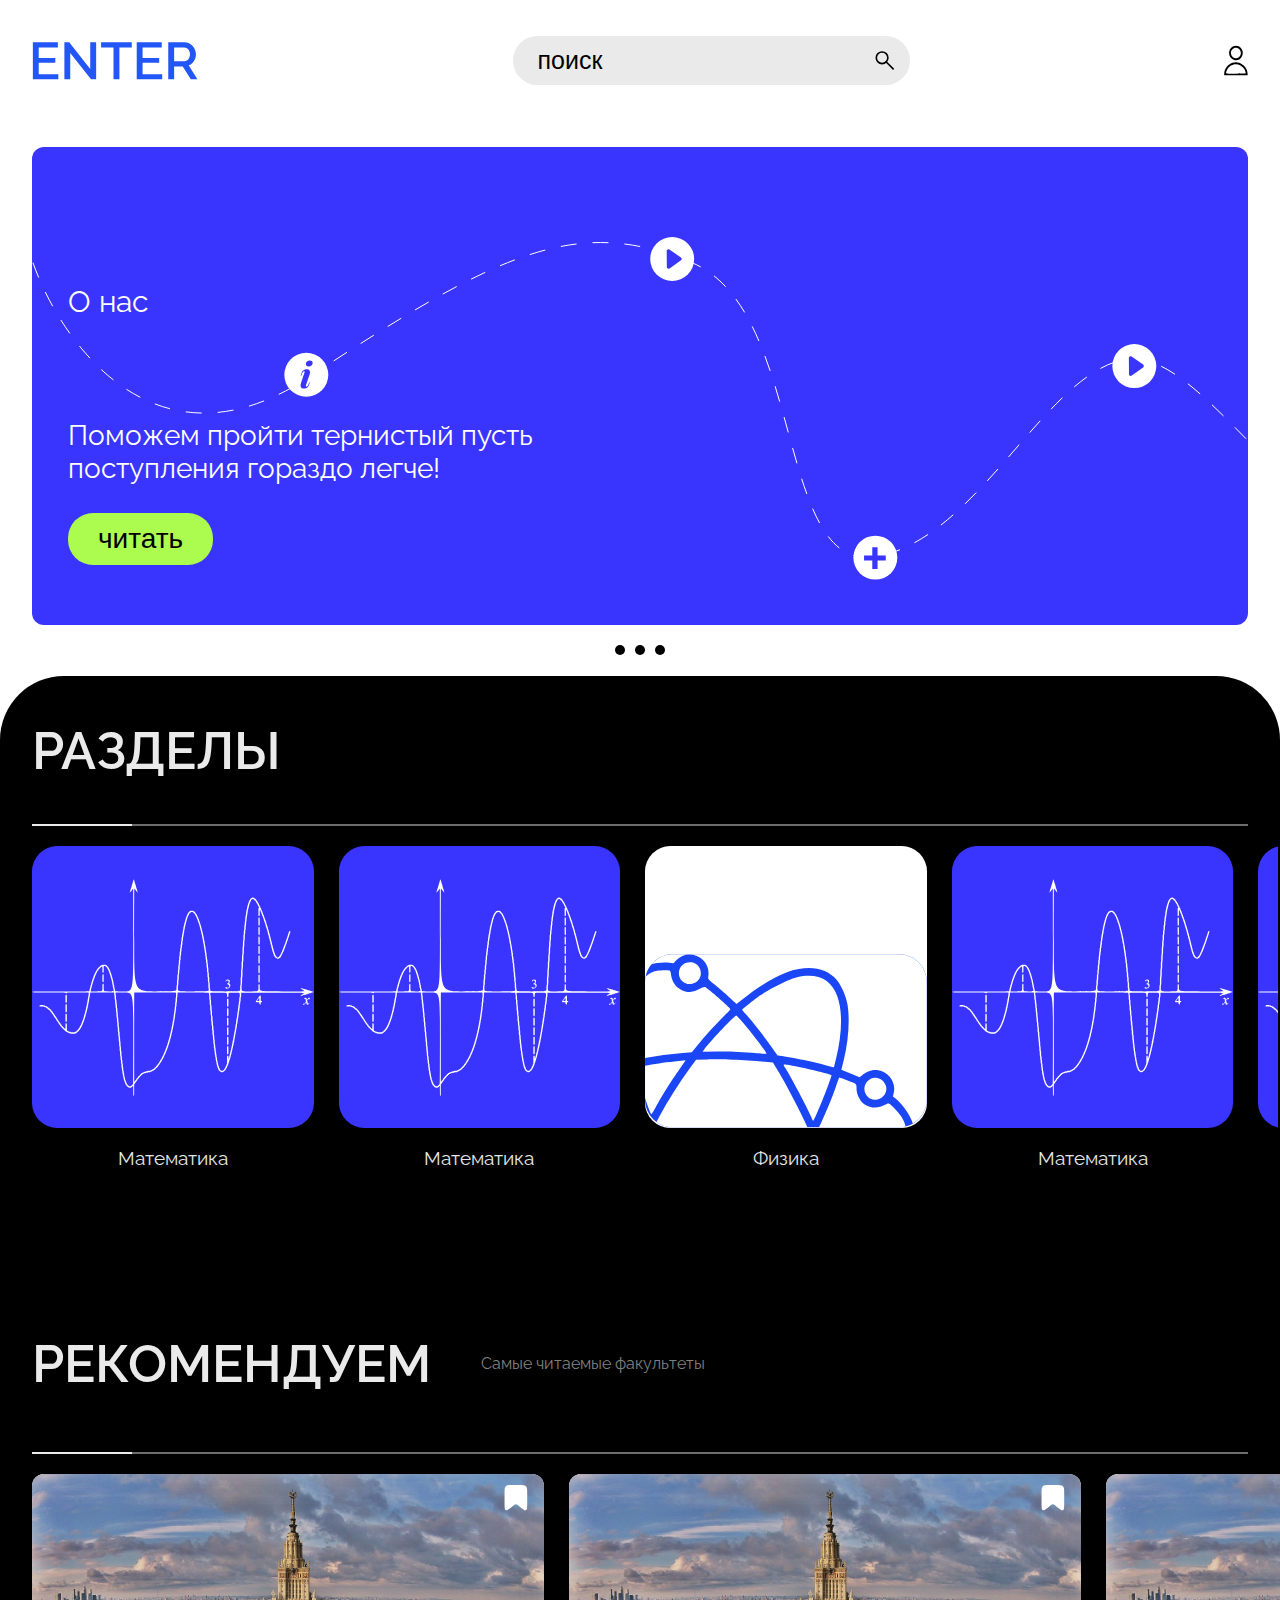
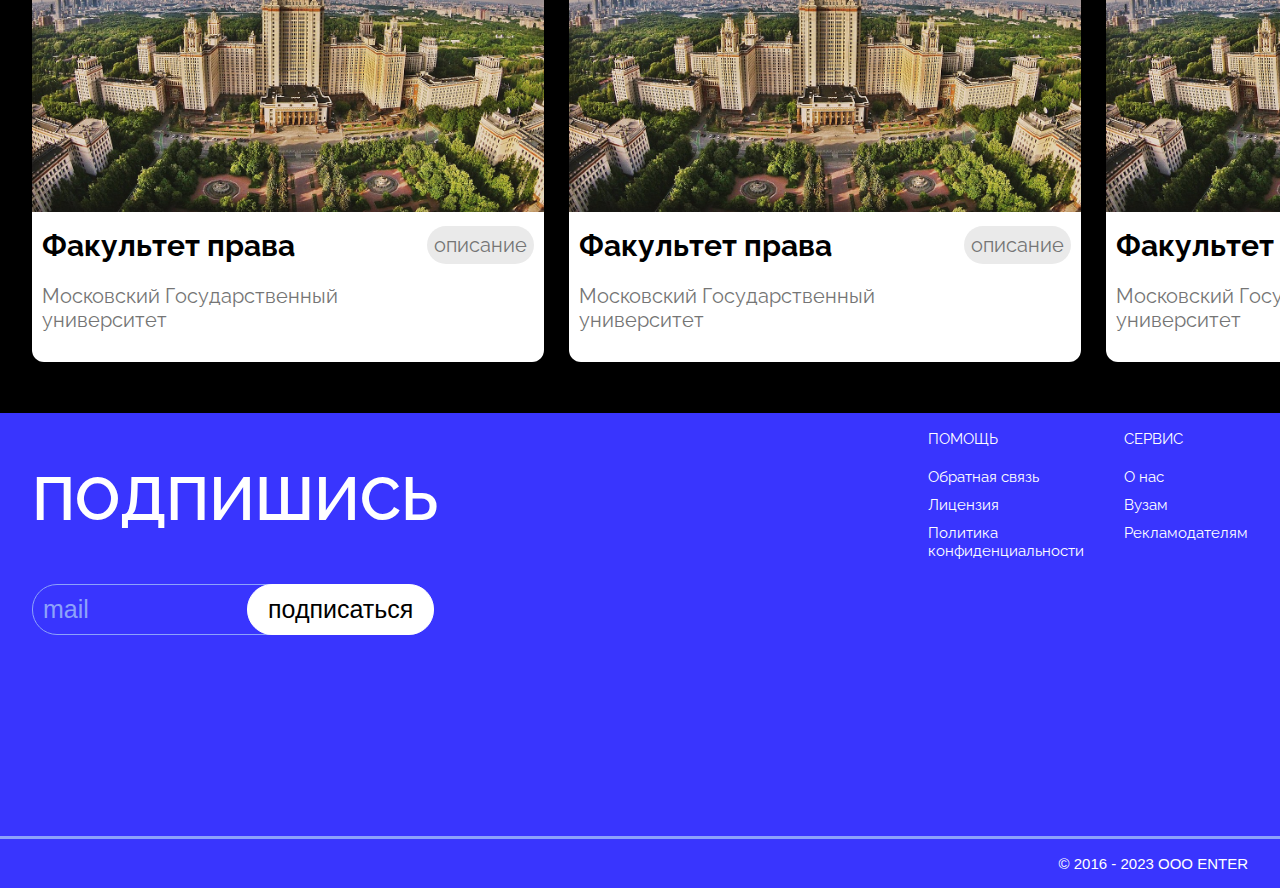
<file: index.html>
<!DOCTYPE html>
<html lang="en">

<head>
  <meta charset="UTF-8">
  <meta http-equiv="X-UA-Compatible" content="IE=edge">
  <meta name="viewport" content="width=device-width, initial-scale=1.0">
  <title>Enter</title>
  <link rel="stylesheet" href="stylesheet/style.css">
</head>

<body>

  <header>
    <div class="wrapper">
      <div class="services">
        <img src="img/ENTER.svg" alt="">
        <form action="">
          <input class="services__search" type="text" name="search" placeholder="поиск">
        </form>
        <img src="img/account.svg" alt="">
      </div>
    </div>
  </header>
  <main>
    <section class="promo">
      <div class="wrapper">
        <div class="promo__banner">
          <div class="promo__items">
            <div class="item it1">
              <svg class="promo__illustrations" width="1438" height="343" viewbox="0 0 1438 343" fill="none" xmlns="http://www.w3.org/2000/svg">
                <path
                  d="M0.912598 25.638C29.1874 105.859 124.006 241.051 277.083 140.052C468.43 13.8022 545.363 -21.7055 659.777 25.638C774.19 72.9816 742.628 339.289 845.206 319.563C947.783 299.836 1012.88 136.106 1093.76 122.298C1174.64 108.489 1281.16 335.344 1344.29 254.465C1394.79 189.762 1427.14 124.928 1437 100.599"
                  stroke="white" stroke-dasharray="16 16" />
                <circle class="" cx="843.363" cy="320.605" r="21.9777" fill="white" />
                <circle cx="274.314" cy="137.79" r="21.9777" fill="white" />
                <path
                  d="M273.851 127.059C273.875 125.929 274.263 125.07 275.017 124.482C275.793 123.893 276.723 123.599 277.806 123.599C278.771 123.599 279.489 123.811 279.959 124.234C280.454 124.635 280.689 125.223 280.665 126C280.642 126.988 280.242 127.8 279.465 128.436C278.712 129.071 277.782 129.389 276.676 129.389C275.758 129.389 275.052 129.189 274.558 128.789C274.063 128.365 273.828 127.788 273.851 127.059ZM272.439 135.779C272.816 134.697 272.698 134.155 272.086 134.155C271.71 134.155 271.357 134.343 271.027 134.72C270.698 135.097 270.344 135.744 269.968 136.662L269.226 138.639H268.556L269.544 135.92C269.874 135.003 270.286 134.285 270.78 133.767C271.298 133.225 271.886 132.849 272.545 132.637C273.204 132.402 273.899 132.284 274.628 132.284C275.499 132.284 276.182 132.437 276.676 132.743C277.17 133.049 277.523 133.449 277.735 133.943C277.947 134.414 278.041 134.944 278.017 135.532C277.994 136.097 277.888 136.662 277.7 137.227L273.993 148.065C273.804 148.677 273.757 149.101 273.851 149.336C273.969 149.572 274.169 149.69 274.452 149.69C274.711 149.69 275.017 149.537 275.37 149.231C275.723 148.925 276.099 148.242 276.499 147.183L277.17 145.347H277.841L276.958 147.924C276.605 148.889 276.17 149.642 275.652 150.184C275.134 150.702 274.558 151.055 273.922 151.243C273.287 151.455 272.663 151.561 272.051 151.561C271.015 151.561 270.203 151.337 269.615 150.89C269.026 150.443 268.685 149.784 268.591 148.913C268.497 148.042 268.662 146.971 269.085 145.7L272.439 135.779Z"
                  fill="#3935FE" />
                <path d="M843.56 312.187V320.519H851.751V321.578H843.56V329.875H842.289V321.578H834.063V320.519H842.289V312.187H843.56Z" fill="#3935FE" />
                <path
                  d="M843.56 312.187H845.56V310.187H843.56V312.187ZM843.56 320.519H841.56V322.519H843.56V320.519ZM851.751 320.519H853.751V318.519H851.751V320.519ZM851.751 321.578V323.578H853.751V321.578H851.751ZM843.56 321.578V319.578H841.56V321.578H843.56ZM843.56 329.875V331.875H845.56V329.875H843.56ZM842.289 329.875H840.289V331.875H842.289V329.875ZM842.289 321.578H844.289V319.578H842.289V321.578ZM834.063 321.578H832.063V323.578H834.063V321.578ZM834.063 320.519V318.519H832.063V320.519H834.063ZM842.289 320.519V322.519H844.289V320.519H842.289ZM842.289 312.187V310.187H840.289V312.187H842.289ZM841.56 312.187V320.519H845.56V312.187H841.56ZM843.56 322.519H851.751V318.519H843.56V322.519ZM849.751 320.519V321.578H853.751V320.519H849.751ZM851.751 319.578H843.56V323.578H851.751V319.578ZM841.56 321.578V329.875H845.56V321.578H841.56ZM843.56 327.875H842.289V331.875H843.56V327.875ZM844.289 329.875V321.578H840.289V329.875H844.289ZM842.289 319.578H834.063V323.578H842.289V319.578ZM836.063 321.578V320.519H832.063V321.578H836.063ZM834.063 322.519H842.289V318.519H834.063V322.519ZM844.289 320.519V312.187H840.289V320.519H844.289ZM842.289 314.187H843.56V310.187H842.289V314.187Z"
                  fill="#3935FE" />
                <circle cx="640.176" cy="22.005" r="21.9777" fill="white" />
                <path d="M648.953 20.507C649.942 21.1911 649.954 22.6484 648.978 23.3495L637.595 31.5193C636.451 32.3411 634.855 31.531 634.843 30.1218L634.703 13.9808C634.691 12.5716 636.272 11.734 637.431 12.5358L648.953 20.507Z" fill="#3935FE" />
                <circle cx="1102.33" cy="129.089" r="21.9777" fill="white" />
                <path d="M1111.11 127.591C1112.1 128.275 1112.11 129.732 1111.13 130.434L1099.75 138.603C1098.61 139.425 1097.01 138.615 1097 137.206L1096.86 121.065C1096.85 119.656 1098.43 118.818 1099.59 119.62L1111.11 127.591Z" fill="#3935FE" />
                <circle cx="1309.25" cy="276.65" r="21.9777" fill="white" />
                <path fill-rule="evenodd" clip-rule="evenodd"
                  d="M1312.14 316.067C1304.42 324.254 1304.42 324.254 1301.19 322.591C1298.69 321.307 1297.7 321.209 1296.81 322.16C1296.06 322.968 1296.03 323.39 1296.71 323.39C1297.28 323.39 1299.37 325.949 1301.37 329.077C1305.42 335.421 1306.14 335.843 1306.96 332.346C1307.71 329.101 1316.24 315.229 1319.41 312.095C1320.8 310.716 1321.94 309.204 1321.94 308.735C1321.94 306.52 1319.25 308.536 1312.14 316.067Z"
                  fill="#3935FE" />
              </svg>
              <h2 class="promo_title">О нас</h2>
              <p class="promo_text">Поможем пройти тернистый пусть поступления гораздо легче!</p>
              <button class="btn">читать</button>
            </div>
          </div>
          <div class="promo__dots">
            <div class="dot">

            </div>
            <div class="dot">

            </div>
            <div class="dot">

            </div>
          </div>
        </div>
      </div>
    </section>
    <section class="topics">
      <div class="wrapper">
        <h2 class="section_title">РАЗДЕЛЫ</h2>
        <div class="divider">
          <div class="highlight"></div>
        </div>
        <div class="topics__visible">
          <div class="topics__flex">
            <div class="topic__item">
              <div class="topic__square">
                <img class="topic__img" src="img/maths.svg" alt="">
              </div>
              <h3 class="topic__title">Математика</h3>
            </div>
            <div class="topic__item">
              <div class="topic__square">
                <img class="topic__img" src="img/maths.svg" alt="">
              </div>
              <h3 class="topic__title">Математика</h3>
            </div>
            <div class="topic__item">
              <div class="topic__square physics">
                <img class="topic__img" src="img/cards_physics.svg" alt="">
              </div>
              <h3 class="topic__title">Физика</h3>
            </div>
            <div class="topic__item">
              <div class="topic__square">
                <img class="topic__img" src="img/maths.svg" alt="">
              </div>
              <h3 class="topic__title">Математика</h3>
            </div>
            <div class="topic__item">
              <div class="topic__square">
                <img class="topic__img" src="img/maths.svg" alt="">
              </div>
              <h3 class="topic__title">Математика</h3>
            </div>
          </div>
        </div>



      </div>

    </section>
    <section class="recommendations">
      <div class="wrapper">
        <div class="title-group">
          <h2 class="section_title">РЕКОМЕНДУЕМ</h2>
          <p class="section_descr">Самые читаемые факультеты</p>
        </div>
        <div class="divider">
          <div class="highlight"></div>
        </div>
        <div class="rec__visible">
          <div class="rec__flex">
            <div class="rec__item">
              <div class="rec__uni">
                <button class="save">
                  <svg width="24" height="26" viewBox="0 0 24 26" fill="none" xmlns="http://www.w3.org/2000/svg">
                    <path
                      d="M0.542969 8.75513C0.542969 4.63034 0.542969 2.56794 1.78776 1.28653C3.03256 0.00512695 5.03603 0.00512695 9.04297 0.00512695H14.7096C18.7166 0.00512695 20.72 0.00512695 21.9648 1.28653C23.2096 2.56794 23.2096 4.63034 23.2096 8.75513V18.7121C23.2096 22.6252 23.2096 24.5817 22.0136 25.1802C20.8175 25.7786 19.3229 24.5698 16.3339 22.1522L15.3773 21.3785C13.6966 20.0191 12.8562 19.3394 11.8763 19.3394C10.8964 19.3394 10.056 20.0191 8.37531 21.3785L7.41871 22.1522C4.42966 24.5698 2.93513 25.7786 1.73905 25.1802C0.542969 24.5817 0.542969 22.6252 0.542969 18.7121V8.75513Z" />
                  </svg>
                </button>
                <img class="rec__img" src="img/msu.jpg" alt="">
              </div>
              <div class="rec__txt">
                <h3 class="rec__title">Факультет права</h3>
                <div class="grow">
                  <p class="rec__tag">описание</p>
                </div>
                <p class="rec__p">Московский Государственный университет</p>
              </div>

            </div>
            <div class="rec__item">
              <div class="rec__uni">
                <button class="save">
                  <svg width="24" height="26" viewBox="0 0 24 26" fill="none" xmlns="http://www.w3.org/2000/svg">
                    <path
                      d="M0.542969 8.75513C0.542969 4.63034 0.542969 2.56794 1.78776 1.28653C3.03256 0.00512695 5.03603 0.00512695 9.04297 0.00512695H14.7096C18.7166 0.00512695 20.72 0.00512695 21.9648 1.28653C23.2096 2.56794 23.2096 4.63034 23.2096 8.75513V18.7121C23.2096 22.6252 23.2096 24.5817 22.0136 25.1802C20.8175 25.7786 19.3229 24.5698 16.3339 22.1522L15.3773 21.3785C13.6966 20.0191 12.8562 19.3394 11.8763 19.3394C10.8964 19.3394 10.056 20.0191 8.37531 21.3785L7.41871 22.1522C4.42966 24.5698 2.93513 25.7786 1.73905 25.1802C0.542969 24.5817 0.542969 22.6252 0.542969 18.7121V8.75513Z" />
                  </svg>
                </button>
                <img class="rec__img" src="img/msu.jpg" alt="">
              </div>
              <div class="rec__txt">
                <h3 class="rec__title">Факультет права</h3>
                <div class="grow">
                  <p class="rec__tag">описание</p>
                </div>
                <p class="rec__p">Московский Государственный университет</p>
              </div>

            </div>
            <div class="rec__item">
              <div class="rec__uni">
                <button class="save">
                  <svg width="24" height="26" viewBox="0 0 24 26" fill="none" xmlns="http://www.w3.org/2000/svg">
                    <path
                      d="M0.542969 8.75513C0.542969 4.63034 0.542969 2.56794 1.78776 1.28653C3.03256 0.00512695 5.03603 0.00512695 9.04297 0.00512695H14.7096C18.7166 0.00512695 20.72 0.00512695 21.9648 1.28653C23.2096 2.56794 23.2096 4.63034 23.2096 8.75513V18.7121C23.2096 22.6252 23.2096 24.5817 22.0136 25.1802C20.8175 25.7786 19.3229 24.5698 16.3339 22.1522L15.3773 21.3785C13.6966 20.0191 12.8562 19.3394 11.8763 19.3394C10.8964 19.3394 10.056 20.0191 8.37531 21.3785L7.41871 22.1522C4.42966 24.5698 2.93513 25.7786 1.73905 25.1802C0.542969 24.5817 0.542969 22.6252 0.542969 18.7121V8.75513Z" />
                  </svg>
                </button>
                <img class="rec__img" src="img/msu.jpg" alt="">
              </div>
              <div class="rec__txt">
                <h3 class="rec__title">Факультет права</h3>
                <div class="grow">
                  <p class="rec__tag">описание</p>
                </div>
                <p class="rec__p">Московский Государственный университет</p>
              </div>

            </div>
            <div class="rec__item">
              <div class="rec__uni"> <button class="save">
                  <svg width="24" height="26" viewBox="0 0 24 26" fill="none" xmlns="http://www.w3.org/2000/svg">
                    <path
                      d="M0.542969 8.75513C0.542969 4.63034 0.542969 2.56794 1.78776 1.28653C3.03256 0.00512695 5.03603 0.00512695 9.04297 0.00512695H14.7096C18.7166 0.00512695 20.72 0.00512695 21.9648 1.28653C23.2096 2.56794 23.2096 4.63034 23.2096 8.75513V18.7121C23.2096 22.6252 23.2096 24.5817 22.0136 25.1802C20.8175 25.7786 19.3229 24.5698 16.3339 22.1522L15.3773 21.3785C13.6966 20.0191 12.8562 19.3394 11.8763 19.3394C10.8964 19.3394 10.056 20.0191 8.37531 21.3785L7.41871 22.1522C4.42966 24.5698 2.93513 25.7786 1.73905 25.1802C0.542969 24.5817 0.542969 22.6252 0.542969 18.7121V8.75513Z"
                      fill="white" />
                  </svg>
                </button>
                <img class="rec__img" src="img/msu.jpg" alt="">
              </div>
              <div class="rec__txt">
                <h3 class="rec__title">Факультет права</h3>
                <div class="grow">
                  <p class="rec__tag">описание</p>
                </div>
                <p class="rec__p">Московский Государственный университет</p>
              </div>

            </div>


          </div>
        </div>
      </div>
    </section>
  </main>

  <footer>
    <div class="wrapper">
      <div class="footer__flex">
        <div class="follow">
          <h2>ПОДПИШИСЬ</h2>
          <form action="" class="follow__form">
            <input class="follow__email" type="email" placeholder="mail">
            <button class="follow__btn" type="submit">подписаться</button>

          </form>
        </div>


        <div class="footer__info">
          <ul class="footer__menu">
            <li><a href="">Помощь</a></li>
            <li><a href="">Обратная связь</a></li>
            <li><a href="">Лицензия</a></li>
            <li><a href="">Политика<br>
                конфиденциальности</a></li>
          </ul>

        </div>
        <div class="footer__info">
          <ul class="footer__menu">
            <li><a href="">СЕРВИС</a></li>
            <li><a href="">О нас</a></li>
            <li><a href="">Вузам</a></li>
            <li><a href="">Рекламодателям</a></li>
          </ul>
        </div>
      </div>
    </div>
    <div class="footer__line">

    </div>
    <div class="wrapper">
      <p class="copyright">© 2016 - 2023 ООО ENTER</p>
    </div>
  </footer>
  <script src="script.js">

  </script>
</body>

</html>
</file>
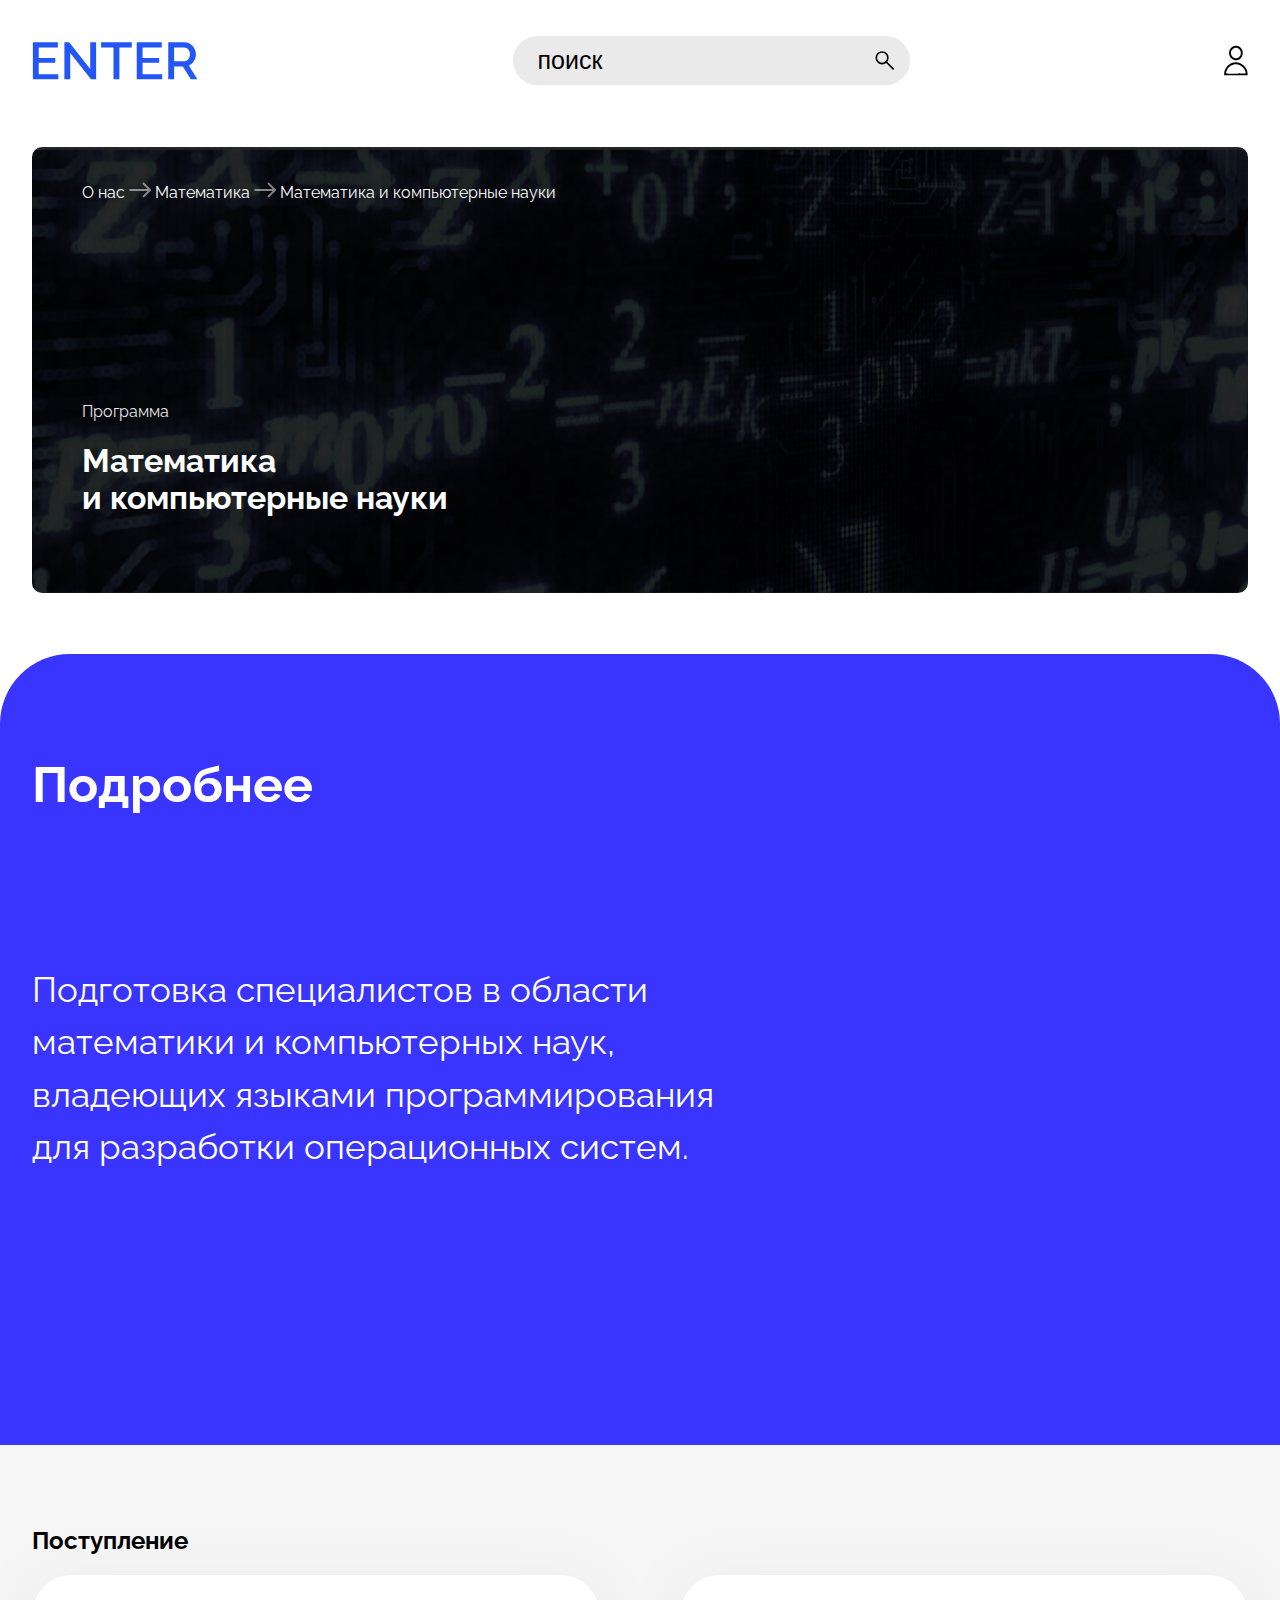
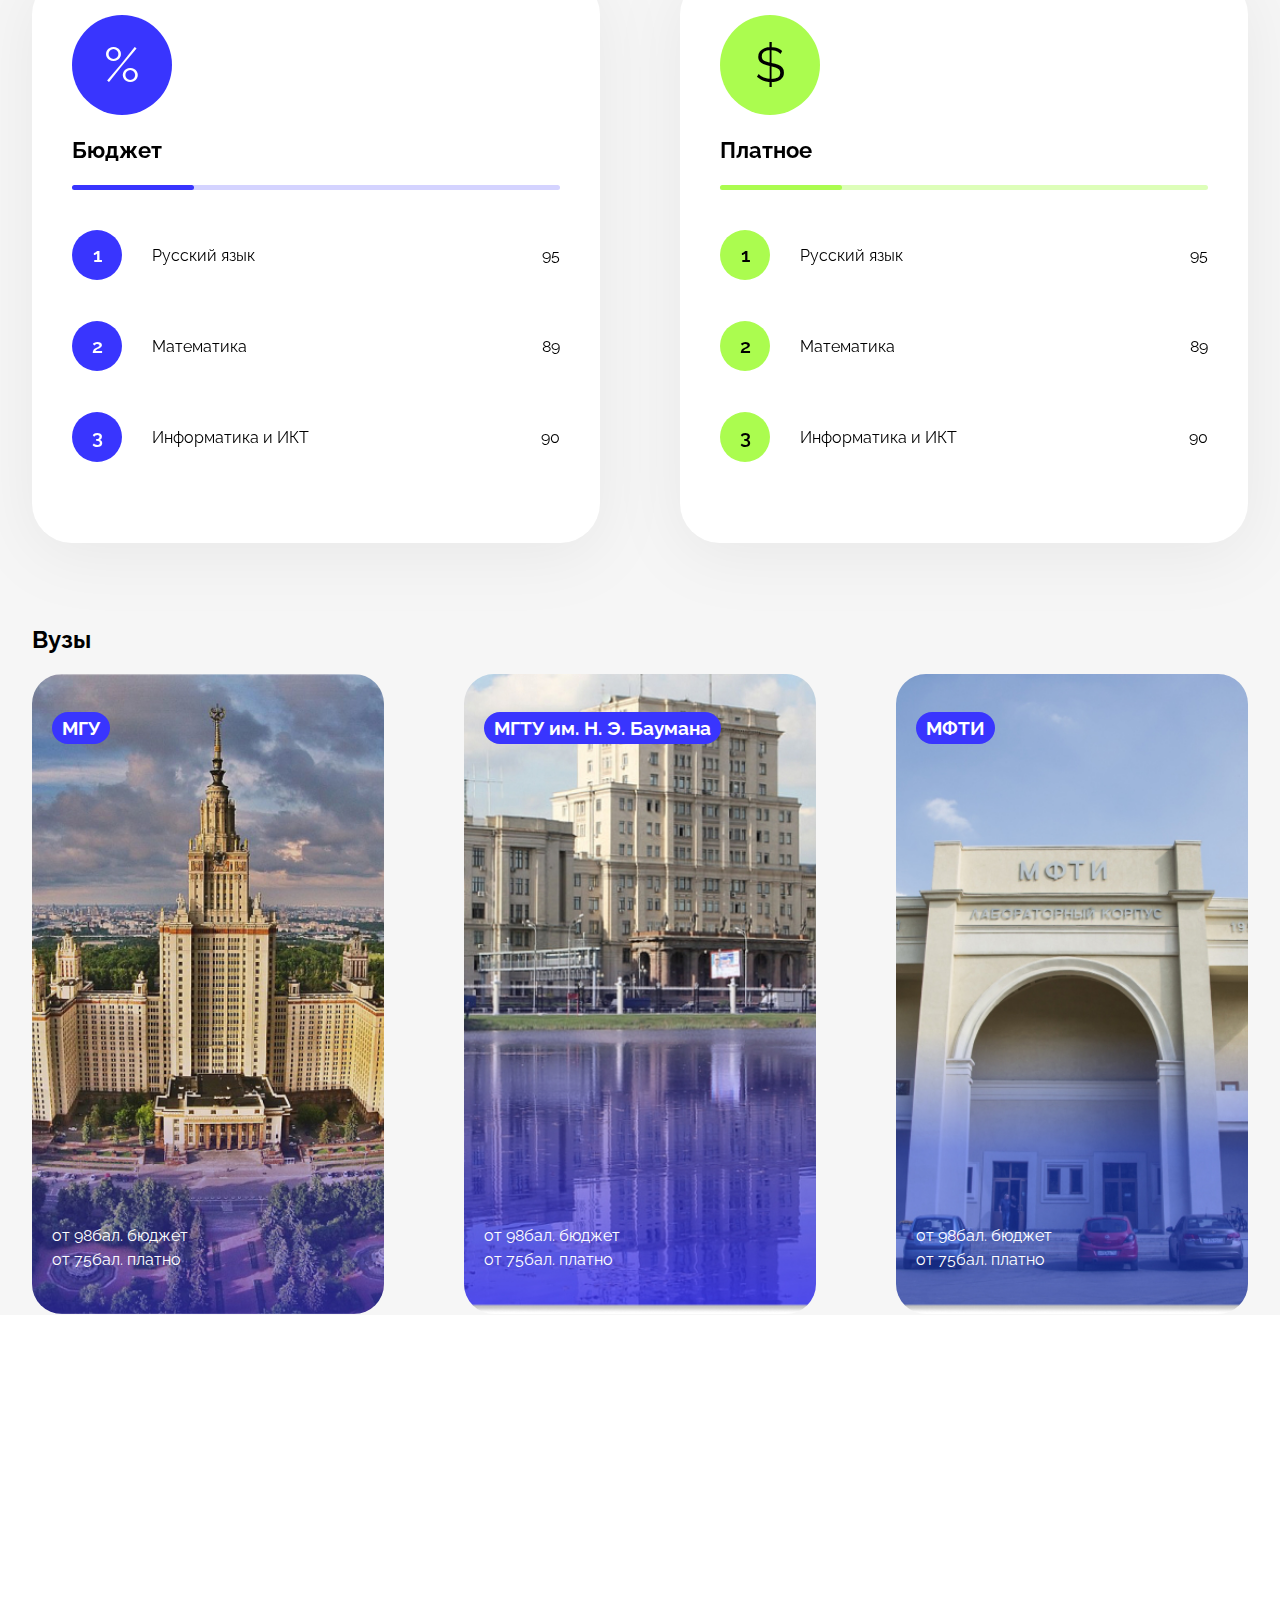
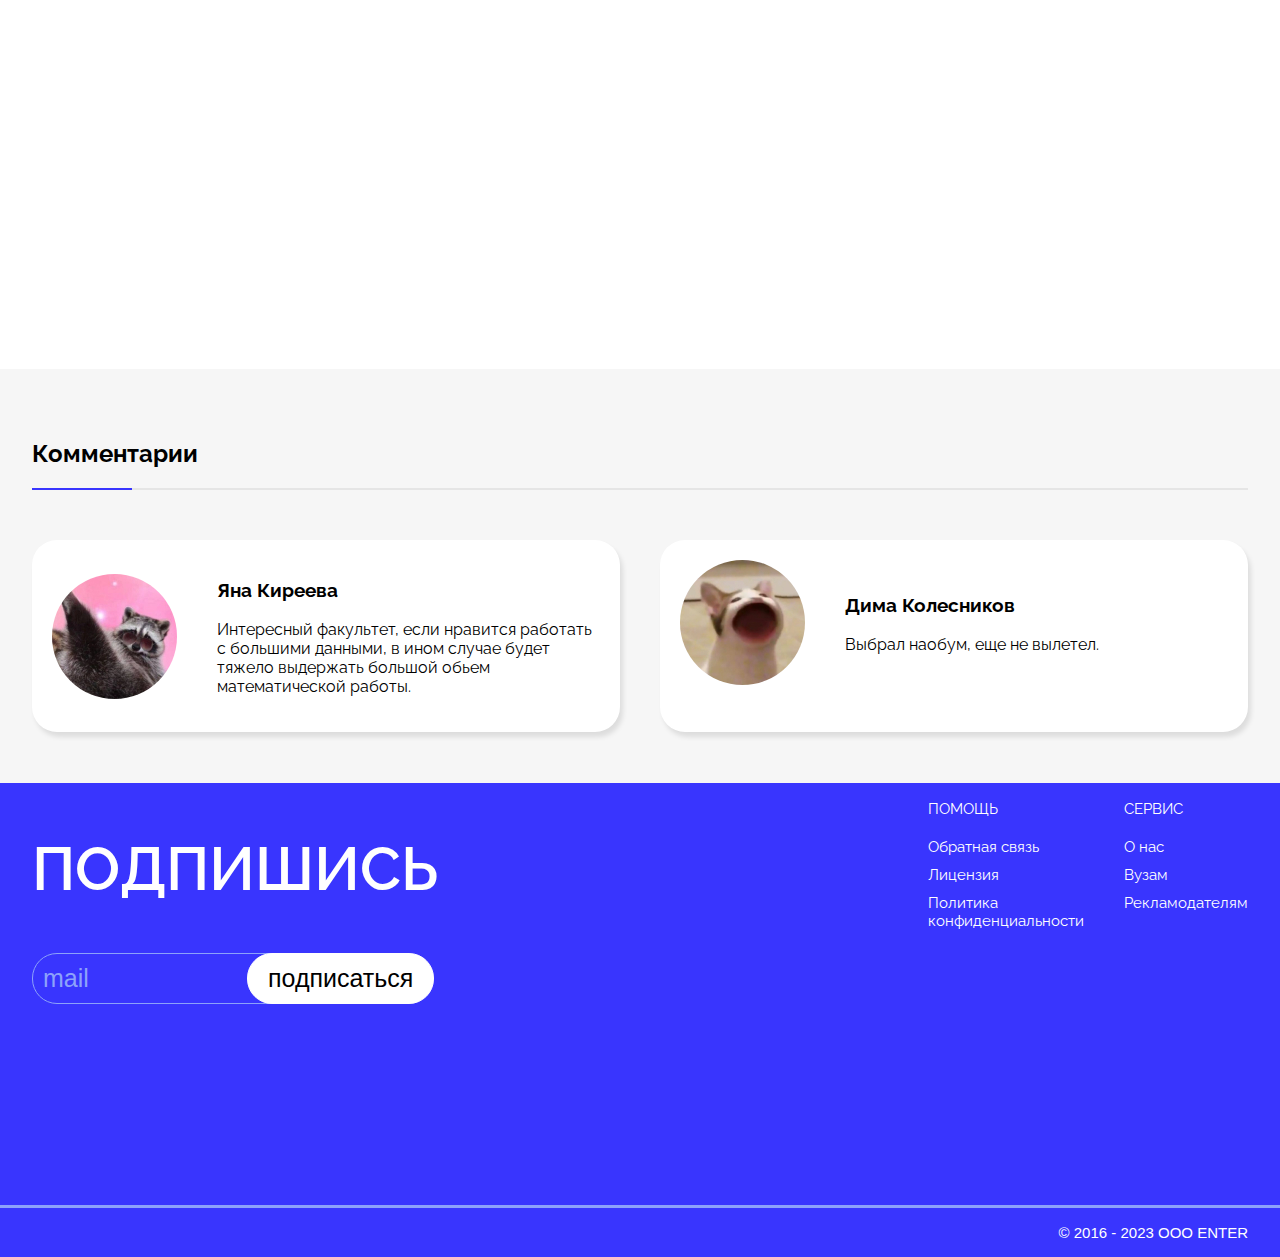
<file: article.html>
<!DOCTYPE html>
<html lang="en">

<head>
  <meta charset="UTF-8">
  <meta http-equiv="X-UA-Compatible" content="IE=edge">
  <meta name="viewport" content="width=device-width, initial-scale=1.0">
  <title>Document</title>
  <link rel="stylesheet" href="stylesheet/article.css">
</head>

<body>
  <header>
    <div class="wrapper">
      <div class="services">
        <img src="img/ENTER.svg" alt="">
        <form action="">
          <input class="services__search" type="text" name="search" placeholder="поиск">
        </form>
        <img src="img/account.svg" alt="">
      </div>
    </div>
  </header>
  <main>
    <div class="article-title">
      <div class="wrapper">
        <div class="article-title-bg">
          <div class="bread">
            <span>О нас</span>
            <img src="img/arrow.svg" alt="">
            <span>Математика</span>
            <img src="img/arrow.svg" alt="">
            <span>Математика и компьютерные науки</span>
          </div>
          <p class="prog">Программа</p>
          <h1>Математика <br>
            и компьютерные науки</h1>
          <button class="save">
            <svg width="24" height="26" viewBox="0 0 24 26" fill="none" xmlns="http://www.w3.org/2000/svg">
              <path
                d="M0.542969 8.75513C0.542969 4.63034 0.542969 2.56794 1.78776 1.28653C3.03256 0.00512695 5.03603 0.00512695 9.04297 0.00512695H14.7096C18.7166 0.00512695 20.72 0.00512695 21.9648 1.28653C23.2096 2.56794 23.2096 4.63034 23.2096 8.75513V18.7121C23.2096 22.6252 23.2096 24.5817 22.0136 25.1802C20.8175 25.7786 19.3229 24.5698 16.3339 22.1522L15.3773 21.3785C13.6966 20.0191 12.8562 19.3394 11.8763 19.3394C10.8964 19.3394 10.056 20.0191 8.37531 21.3785L7.41871 22.1522C4.42966 24.5698 2.93513 25.7786 1.73905 25.1802C0.542969 24.5817 0.542969 22.6252 0.542969 18.7121V8.75513Z"
                fill="white" />
            </svg>
          </button>
        </div>
      </div>

    </div>
    <section class="more">
      <div class="wrapper">
        <h2>Подробнее</h2>
        <p>Подготовка специалистов в области математики
          и компьютерных наук, владеющих языками программирования для разработки операционных систем.</p>
      </div>
    </section>
    <section class="join">
      <div class="wrapper">
        <h2>Поступление</h2>
        <div class="join__flex">
          <div class="join__item">
            <div class="round">
              <p>%</p>
            </div>
            <h3>Бюджет</h3>
            <div class="light-line">
              <div class="line"></div>
            </div>
            <ul class="join__list">
              <li>
                <div class="order">
                  <p>1</p>
                </div>
                <p class="subject">Русский язык</p>
                <p class="ball">95</p>
              </li>
              <li>
                <div class="order">
                  <p>2</p>
                </div>
                <p class="subject">Математика</p>
                <p class="ball">89</p>
              </li>
              <li>
                <div class="order">
                  <p>3</p>
                </div>
                <p class="subject">Информатика и ИКТ</p>
                <p class="ball">90</p>
              </li>
            </ul>
          </div>
          <div class="join__item col-green">
            <div class="round">
              <p>$</p>
            </div>
            <h3>Платное</h3>
            <div class="light-line">
              <div class="line"></div>
            </div>
            <ul class="join__list">
              <li>
                <div class="order">
                  <p>1</p>
                </div>
                <p class="subject">Русский язык</p>
                <p class="ball">95</p>
              </li>
              <li>
                <div class="order">
                  <p>2</p>
                </div>
                <p class="subject">Математика</p>
                <p class="ball">89</p>
              </li>
              <li>
                <div class="order">
                  <p>3</p>
                </div>
                <p class="subject">Информатика и ИКТ</p>
                <p class="ball">90</p>
              </li>
            </ul>
          </div>
        </div>
      </div>
    </section>
    <section class="uni">
      <div class="wrapper">
        <h2>Вузы</h2>
        <div class="uni__flex">
          <div class="uni__item">
            <h3 class="uni__name">МГУ</h3>
            <p class="uni__price">от 98бал. бюджет</p>
            <p class="uni__price">от 75бал. платно</p>
          </div>
          <div class="uni__item">
            <h3 class="uni__name">МГТУ им. Н. Э. Баумана</h3>
            <p class="uni__price">от 98бал. бюджет</p>
            <p class="uni__price">от 75бал. платно</p>
          </div>
          <div class="uni__item">
            <h3 class="uni__name">МФТИ</h3>
            <p class="uni__price">от 98бал. бюджет</p>
            <p class="uni__price">от 75бал. платно</p>
          </div>
        </div>
      </div>
    </section>
    <section class="video">
      <div class="wrapper">
        <div class="video">
          <iframe width="804" height="452" src="https://www.youtube.com/embed/iFQ2pOO-RC0" title="2-Hour Study With Me | Lofi + Rain 🌧 Pomodoro 50/10" frameborder="0"
            allow="accelerometer; autoplay; clipboard-write; encrypted-media; gyroscope; picture-in-picture; web-share" allowfullscreen></iframe>
        </div>
      </div>
    </section>
    <section class="comments">
      <div class="wrapper">
        <h2>Комментарии</h2>
        <div class="divider blue">
          <div class="highlight"></div>
        </div>
        <div class="comments_flex">
          <div class="comment">
            <div class="comment__flex">
              <img class="comment__img" src="img/enot.jpg" alt="">
              <div class="comment__text">
                <h3>Яна Киреева</h3>
                <p>Интересный факультет, если нравится работать с большими данными, в ином случае будет тяжело выдержать большой обьем математической работы. </p>
              </div>
            </div>
          </div>
          <div class="comment">
            <div class="comment__flex">
              <img class="comment__img" src="img/cat.jpg" alt="">
              <div class="comment__text">
                <h3>Дима Колесников</h3>
                <p>Выбрал наобум, еще не вылетел.</p>
              </div>
            </div>
          </div>
        </div>
      </div>
    </section>

  </main>
  <footer>
    <div class="wrapper">
      <div class="footer__flex">
        <div class="follow">
          <h2>ПОДПИШИСЬ</h2>
          <form action="" class="follow__form">
            <input class="follow__email" type="email" placeholder="mail">
            <button class="follow__btn" type="submit">подписаться</button>

          </form>
        </div>


        <div class="footer__info">
          <ul class="footer__menu">
            <li><a href="">Помощь</a></li>
            <li><a href="">Обратная связь</a></li>
            <li><a href="">Лицензия</a></li>
            <li><a href="">Политика<br>
                конфиденциальности</a></li>
          </ul>

        </div>
        <div class="footer__info">
          <ul class="footer__menu">
            <li><a href="">СЕРВИС</a></li>
            <li><a href="">О нас</a></li>
            <li><a href="">Вузам</a></li>
            <li><a href="">Рекламодателям</a></li>
          </ul>
        </div>
      </div>
    </div>
    <div class="footer__line">

    </div>
    <div class="wrapper">
      <p class="copyright">© 2016 - 2023 ООО ENTER</p>
    </div>
  </footer>
</body>

</html>
</file>
<file: stylesheet/style.css>
@font-face {
    font-family: 'Raleway';
    src: url(../fonts/Raleway-Regular.woff) format('woff');
    font-weight: normal;
}

@font-face {
    font-family: 'Raleway';
    src: url(../fonts/Raleway-Bold.woff) format('woff');
    font-weight: bold;
}

@font-face {
    font-family: 'Raleway';
    src: url(../fonts/Raleway-SemiBold.woff) format('woff');
    font-weight: 600;
}


a{
    text-decoration: none;
    color: inherit;
}

:root {
    --col-blue:#3935FE;
    --gap: 30px;
    --col-green: #ABFC4F;
    --dark-text: #0B2165;
    --col-gray:  #EAEAEA;
    --col-gray-font: #E5E5E5;
    --col-dark-gray: #6D6D6D;
    --bg-color: #F6F6F6;
}

body{
    margin: 0;
    font-family: Raleway, sans-serif;
}

.services{
    display: flex;
    justify-content: space-between;
    margin: 35px 0 60px 0;
}

.wrapper{
    max-width: 1400px;
    margin: 0 auto;
    width: 95%;
    padding: 1px;
}

.services__search{
    width: 100%;
    background-image: url(../img/search.svg);
    background-repeat: no-repeat;
    background-position: center right 15px;
    border-radius: 30px;
    background-color: var(--col-gray);
    font-size: 25px;
    font-weight: 400;
    padding: 10px 50px 10px 25px;
    border: none;
    color: black;
    position: relative;
}
.services__search::placeholder {
    color: black;
}
/* form::after {
    content: '';
    display: inline-block;
    width:70px;
    height: 50px;
    background-image: url(../img/search.svg);
    background-position: center right 10px;
    background-repeat: no-repeat;
    background-color: var(--col-gray);
    border-top-right-radius: 30px;
    border-bottom-right-radius: 30px;
    margin-left: -40px;
} */

form{
    display: flex;
    align-items: center;
}

.promo__banner{
 

}

.item{
    background-color: var(--col-blue);
    padding: 90px 36px 60px 36px;
    border-radius: 12px;
    color: white;
    margin-bottom: 20px;
}

.btn{
    border-radius: 25px;
    background-color: var(--col-green);
    font-size: 28px;
    padding: 10px 30px;
    border: none;
    
}

.promo_text{
    font-size: 28px;
    font-weight: 400;
    width: 50%;
    
}

.promo_title{
    font-size: 30px;
    font-weight: 400;
    margin-top: -300px;
    margin-bottom: 100px;
}

.promo__illustrations{
    margin-left: -36px;
}

.dot{
    height: 10px;
    width: 10px;
    border-radius: 50%;
    background-color: black;
}

.promo__dots{
    display: flex;
    gap: 10px;
    justify-content: center;
    margin-bottom: 20px;
}

.topic__square{
    height: 22vw;
    width: 22vw;
    background-color: var(--col-blue);
    border-radius: 9%;
    display: flex;
    justify-content: center;
    align-items: center;
}

.topic__img{
    width: 100%;

}

.topic__item{
    width: 22vw;
}


.topics{
    background-color: black;
    border-top-left-radius: 5vw;
    border-top-right-radius: 5vw;
}

.topic__title{
    color:var(--col-gray-font);
    font-weight: normal;
    text-align: center;
}

.topics__flex{
    display: flex;
    gap: 25px;
}

.topics__visible{
    overflow: hidden;
    margin-right: -2.5%;
}

.section_title{
    color: var(--col-gray);
    font-weight: 600;
    font-size: 52px;
}

.section_descr{
    color: #808080;
}

.title-group{
    display: flex;
    align-items: center;
    margin-top: 100px;
    margin-bottom: 15px;
    gap: 50px;
}

.divider{
height: 2px;
position: relative;
background-color: var(--col-dark-gray);
margin-bottom: 20px;
}

.highlight{
    height: 2px;
    position: absolute;
    top: 0;
    left: 0;
    width: 100px;
    background-color: var(--col-gray);
}

.physics{
    justify-content: flex-start;
    align-items: flex-end;
    background-color: white;
}

.recommendations{
    background-color: black;
}
.save{
    position: absolute;
    top: 10px;
    right: 10px;
    background: transparent;
    border: none;
    cursor: pointer;
}
.save svg path {fill: white;}
.red {fill:red !important;}
.rec__flex{
    display: flex;
    gap: 25px;
    padding: 0 0 50px 0;
}

.rec__uni{
    position: relative;
}

.rec__txt{
   padding: 10px 10px 30px 10px; 
   display: flex;
   flex-wrap: wrap;
   gap: 20px;
   align-items: center;
}

.rec__tag{
    background-color: var(--col-gray);
    border-radius: 30px;
    padding: 7px;
    text-align: center;
    margin: 0;
    color: #757575;
    font-size: 20px;
    font-weight: 500;
}

.grow{
    flex-grow: 1;
    display: flex;
    justify-content: flex-end;
}
.rec__item{
    min-width: 40vw;
    border-radius: 12px;
    overflow: hidden;
    background-color: white;
}


.rec__title{
    margin: 0 ;
    font-size: 30px;
}


.rec__p{
    margin: 0;
    width: 70%;
    color: #757575;
    font-size: 20px;
    font-weight: 500;
}

.rec__img{
    width: 100%;
}


footer{
background-color: var(--col-blue);
color: white;

}

.footer__flex{
    display: flex;
}

.follow{
    flex-grow: 1;
}


.footer__menu li{
list-style-type: none;
margin-bottom: 10px;
font-size: 15px;
}

.footer__menu li:nth-child(1){
    text-transform: uppercase;
    margin-bottom: 20px;
}

.follow h2{
    font-size: 60px;
    font-weight: 600;
}

.follow__form{
    margin-bottom: 200px;
}


.follow__email{
background-color: transparent;
border: 1px solid #8DA2FA;
padding: 10px 40px 10px 10px;
border-top-left-radius: 25px;
border-bottom-left-radius: 25px;
width: 240px;
font-size: 25px;
box-sizing: border-box;
}


.follow__btn{
    border: 1px solid white;
    border-radius: 25px;
    background-color: white;
    padding: 10px 20px;
    font-size: 25px;
    margin-left: -25px;
    box-sizing: border-box;
}


.follow__email::placeholder{
    color: #8DA2FA;
}


.footer__line{
    border-bottom: 3px solid #8DA2FA;

}

.copyright{
    text-align: right;
    font-size: 15px;
    font-family: Arial, Helvetica, sans-serif;
}
@media screen and (max-width: 600px) {

    .wrapper{
        width: 90%;
    }
    .services{
        flex-wrap: wrap;
        gap: 30px;
    }

    .services form{
        order: 1;
        flex-grow: 1;
    }

    .footer__flex{
        flex-wrap: wrap;
    }

    .follow{
        order: 1;
    }

}

@media screen and (max-width: 400px){
    .follow h2{
        font-size: 30px;
    }

    .follow__email{
        width: 190px;
        font-size: 16px;
    }

    .follow__btn{
        font-size: 16px;
    }

    .follow__form{
        margin-bottom: 50px;
    }
}
</file>
<file: stylesheet/article.css>
@import "style.css";

.article-title-bg{
    background-image: url(../img/banner.jpg);
    background-size: cover;
    background-repeat: no-repeat;
    border-radius: 10px;
    color: white;
    padding: 35px 50px 55px;
}

.prog{
    margin-top: 200px;
    color: var(--col-gray-font);
}


.more{
 background-color: var(--col-blue);
 border-top-left-radius: 70px;
 border-top-right-radius: 70px;
 color: white;
 margin-top: 60px;
}

.more h2{
margin: 100px 0 150px;
font-weight: 700;
font-size: 50px;
}

.more p{
width: 60%;
margin-bottom: 270px;
font-style: normal;
font-weight: 400;
font-size: 35px;
line-height: 150%;
}


.join{
    background-color: var(--bg-color);
    padding-top: 60px;
}

.join__flex{
    display: flex;
    gap: 80px;
}

.join__item{
    background-color: white;
    border-radius: 40px;
    filter: drop-shadow(0px 11.0186px 33.0558px rgba(0, 0, 0, 0.06));
    width: 50%;
    padding: 40px;
}

.round{
    width: 100px;
    height: 100px;
    border-radius: 50%;
    background-color: var(--col-blue);
    color: white;
    display: flex;
    justify-content: center;
    align-items: center;
}


.round p{
    font-size: 50px;
}

.join h3{
    font-weight: 700;
    font-size: 22px;
}

.light-line{
    background-color: #D4D3FF;
    height: 5px;
    border-radius: 5px;
}

.line{
    background-color: var(--col-blue);
    height: 5px;
    width: 25%;
    border-radius: 5px;
}

.order{
    width: 50px;
    min-width: 50px;
    height: 50px;
    border-radius: 50%;
    background-color: var(--col-blue);
    color: white;
    display: flex;
    justify-content: center;
    align-items: center;
}

.order p{
    font-size: 20px;
    font-weight: 600;
}


.join__list li{
    list-style-type: none;
    display: flex;
    gap: 30px;
    margin: 40px 0;
   
}

.ball{
    flex-grow: 1;
    text-align: right;
}

.join__list{
    padding-left: 0;
}


.col-green .round, .col-green .order, .col-green .line{
    background-color: var(--col-green);
}
.col-green .light-line{
    background-color: #DDFEB9;
}

.col-green * {
    color: black;
}


.uni{
    background-color: var(--bg-color);
    padding-top: 60px;
}


.uni__flex{
display: flex;
gap: 80px;
}

.uni__item{
    background-image: url(../img/msu-card.jpg);
    background-position: center;
    border-radius: 30px;
    background-size: cover;
    background-repeat: no-repeat;
    padding: 20px;
    width: 30%;
    height: 600px;
    display: flex;
    align-items: flex-start;
    flex-direction: column;
    color: white;
}

.uni__item:nth-child(2){
    background-image: url(../img/bau-card.jpg);
}

.uni__item:nth-child(3){
    background-image: url(../img/mfti-card.jpg);
}

.uni__price:nth-child(2){
    margin-top: auto;
    margin-bottom: 0;
}
.uni__price:nth-child(3){
    margin-top: 5px;
    margin-bottom: 25px;
}


.uni__name{
    padding: 5px 10px;
    background-color: var(--col-blue);
    border-radius: 25px;
}


.video{
    display: flex;
    justify-content: center;
    margin: 50px 0;
}


.comments_flex{
    display: flex;
    gap: 40px;
    margin-top: 50px;
}

.comment__flex{
  display: flex;
  gap: 40px;
  align-items: center;
}

.comment{
    background-color: white;
    box-shadow: 3px 5px 5px rgba(0, 0, 0, 0.1);
    border-radius: 25px;
    padding: 20px;
    width: 50%;
}

.comments{
    background-color: var(--bg-color);
    padding: 50px 0;
}


.comment__img{
    border-radius: 50%;
}

.divider.blue .highlight{
    background-color: var(--col-blue);
}

.divider.blue{
    background-color: var(--col-gray-font);
}


@media screen and (max-width:400px) {

    .more h2{
        font-size: 35px;
        margin: 50px 0;
    }

    .more p{
        font-size: 20px;
        margin-bottom: 50px;
    }

    .join__flex{
        flex-wrap: wrap;
        gap: 40px;
    }

    .join__item{
        width: 100%;
    }

    .uni__flex{
        flex-wrap: wrap;
        gap: 40px;
    }

    .uni__item{
        width: 100%;

    }

    .comments_flex{
        flex-wrap: wrap;
    }

    .comment{
        width: 100%;
    }

    .comment p{
        font-size: 12px;
    }

    .comment img{
        width: 90px;
    }

    .comment__flex{
        gap: 20px;
    }
}
</file>
